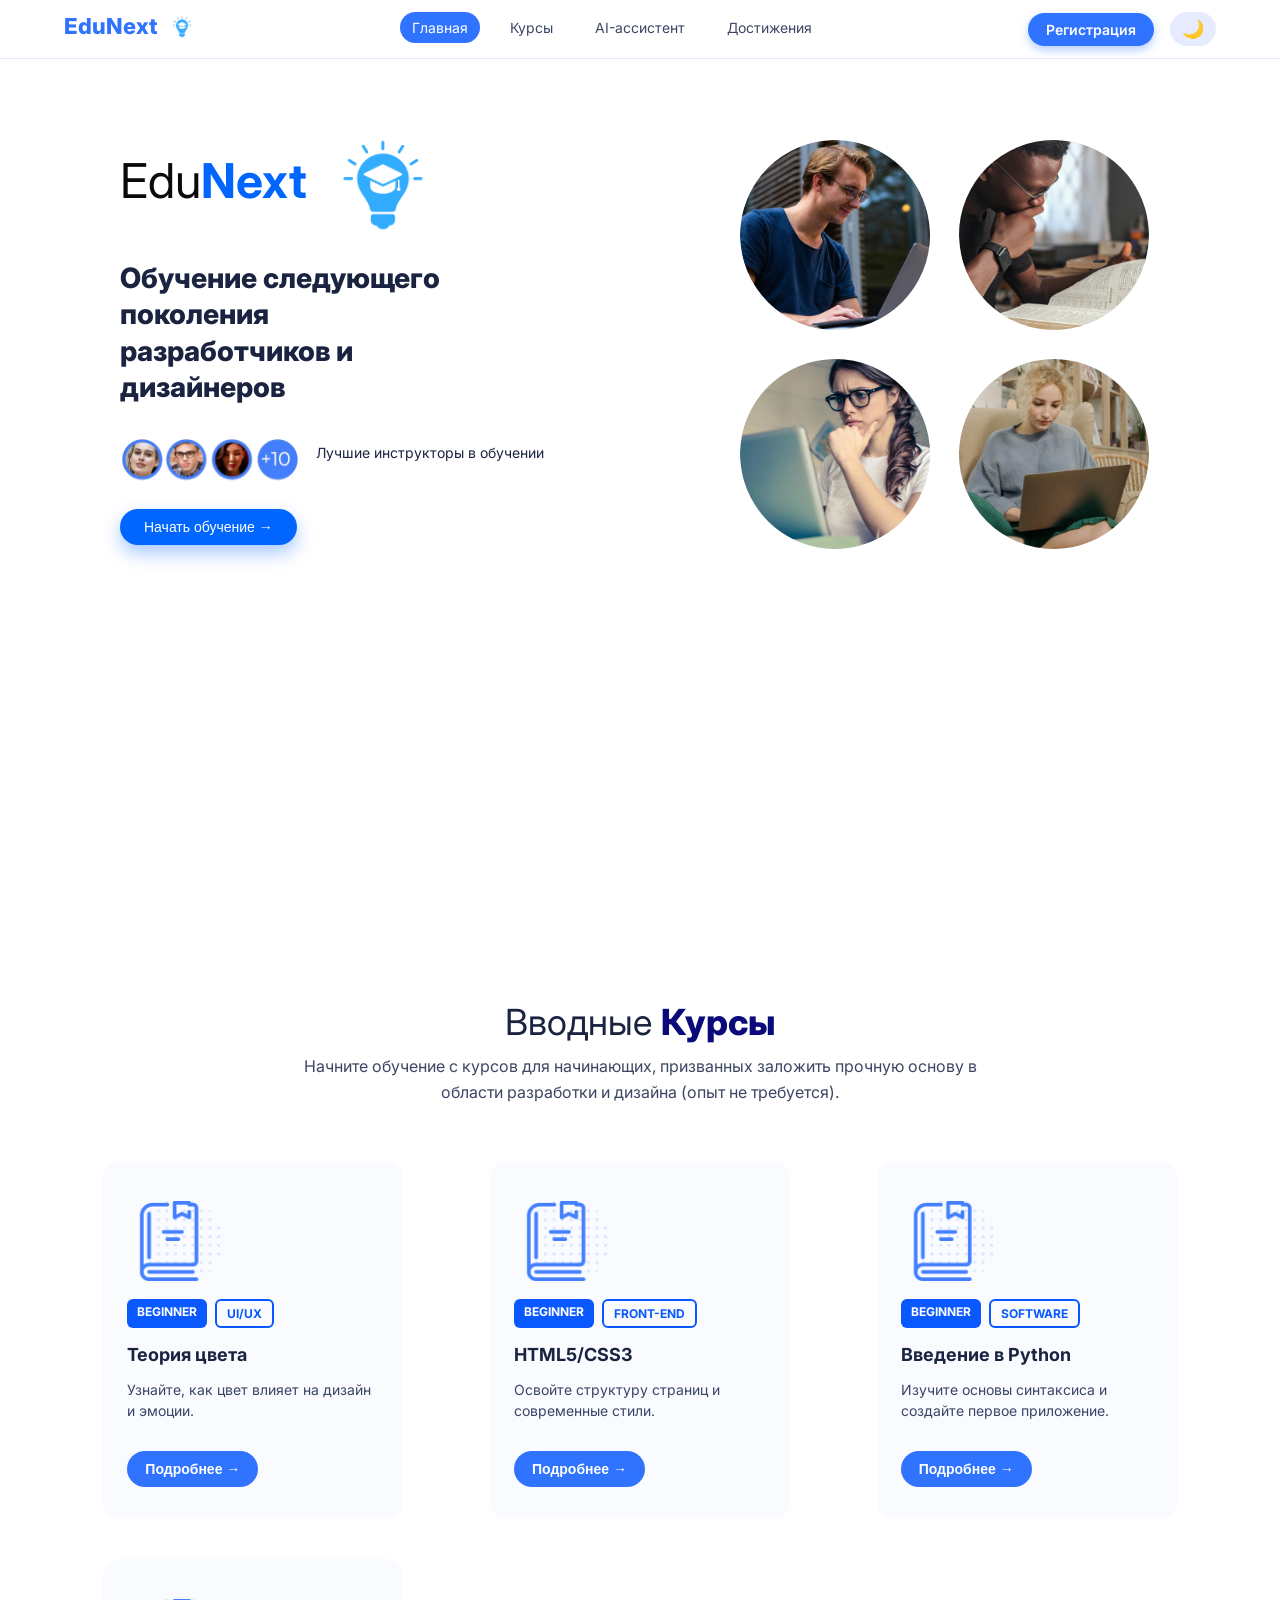
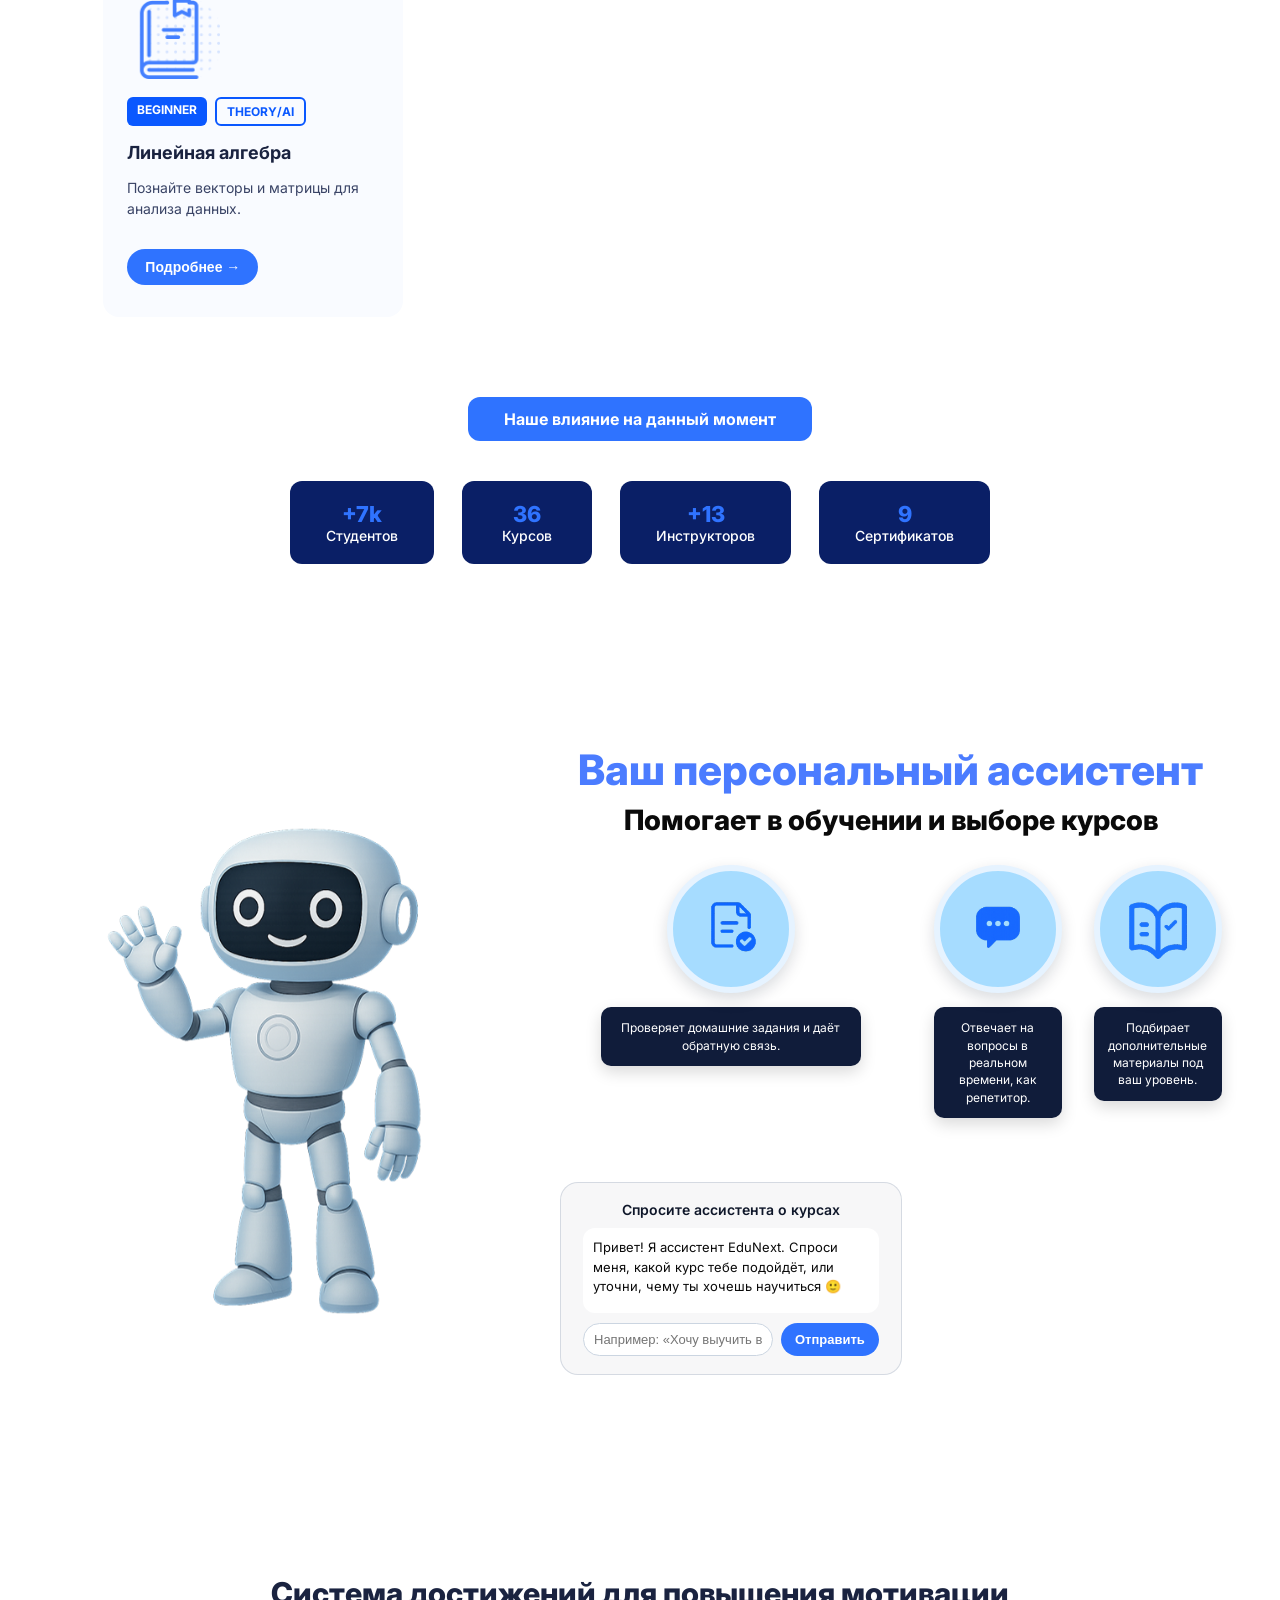
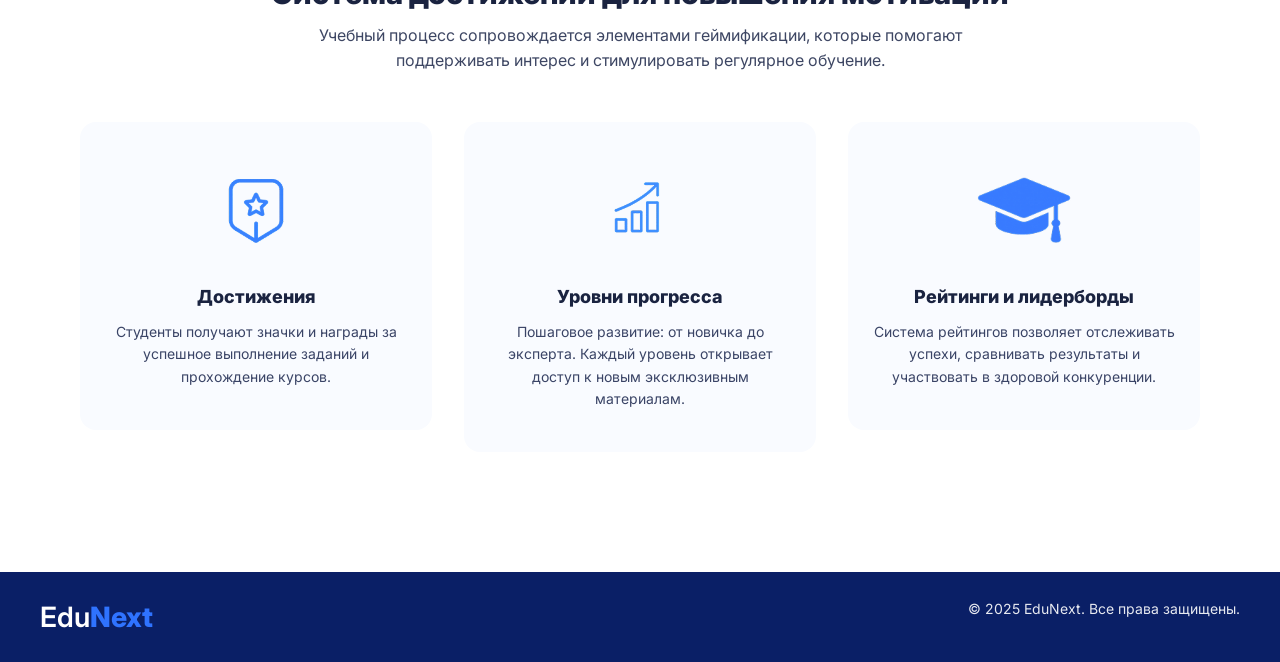
<file: index.html>
<!DOCTYPE html>
<html lang="ru">
<head>
  <meta charset="UTF-8" />
  <meta name="viewport" content="width=device-width, initial-scale=1.0"/>
  <title>EduNext</title>
  <link rel="stylesheet" href="style.css"/>
</head>
<body>

  <!-- ========= ФИКСИРОВАННОЕ МЕНЮ + ТЕМНАЯ ТЕМА ========= -->
  <header class="top-nav">
    <div class="top-nav-inner">
      <div class="top-logo"><span class="top-logo-text">Edu<span>Next</span></span><img src="images/logoheader.png" class="logo-img-big" alt="Logo"></div>

      <nav class="top-menu">
        <a href="#hero" data-link="hero">Главная</a>
        <a href="#courses" data-link="courses">Курсы</a>
        <a href="#assistant" data-link="assistant">AI-ассистент</a>
        <a href="#achievements" data-link="achievements">Достижения</a>
      </nav>

      <div class="top-actions">
        <a href="register.html" class="header-register-btn">Регистрация</a>
        <button id="themeToggle" class="theme-btn">🌙</button>
      </div>
    </div>
  </header>

  <!-- ========= ФРЕЙМ 1: HERO ========= -->
  <section class="hero" id="hero">
    <div class="content">
      <div class="hero-title-with-logo"><h1 class="logo">Edu<span>Next</span></h1><img src="images/logo.png" class="logo-img-hero-big" alt="EduNext Hero Logo"></div>
      <h2 class="headline">Обучение следующего<br>поколения<br>разработчиков и<br>дизайнеров</h2>

      <div class="instructors">
        <img src="images/1frames(2).png" alt="Инструкторы" class="left-img">
        <p class="subtext">Лучшие инструкторы в обучении</p>
      </div>

      <div class="btn-container"><button class="start-btn">Начать обучение →</button></div>
    </div>

    <div class="hero-avatars">
  <img src="images/hero-1.png" class="hero-avatar">
  <img src="images/hero-2.png" class="hero-avatar">
  <img src="images/hero-3.png" class="hero-avatar">
  <img src="images/hero-4.png" class="hero-avatar">
</div>
  </section>

  <!-- ========= ФРЕЙМ 2: КУРСЫ + ВЛИЯНИЕ ========= -->
  <section class="courses" id="courses" data-animate-section>
    <h2 class="section-title">Вводные <span>Курсы</span></h2>
    <p class="section-subtitle">
      Начните обучение с курсов для начинающих, призванных заложить прочную основу
      в области разработки и дизайна (опыт не требуется).
    </p>

    <div class="course-grid">
      <div class="course-card">
        <img src="images/2frames.png" alt="Место для изображения" class="course-img">
        <div class="badge-row"><span class="badge">BEGINNER</span><span class="badge badge-outline">UI/UX</span></div>
        <h3 class="course-title">Теория цвета</h3>
        <p class="course-desc">Узнайте, как цвет влияет на дизайн и эмоции.</p>
        <button class="course-more-btn" data-course="color">Подробнее →</button>
      </div>

      <div class="course-card">
        <img src="images/2frames.png" alt="Место для изображения" class="course-img">
        <div class="badge-row"><span class="badge">BEGINNER</span><span class="badge badge-outline">FRONT-END</span></div>
        <h3 class="course-title">HTML5/CSS3</h3>
        <p class="course-desc">Освойте структуру страниц и современные стили.</p>
        <button class="course-more-btn" data-course="htmlcss">Подробнее →</button>
      </div>

      <div class="course-card">
        <img src="images/2frames.png" alt="Место для изображения" class="course-img">
        <div class="badge-row"><span class="badge">BEGINNER</span><span class="badge badge-outline">SOFTWARE</span></div>
        <h3 class="course-title">Введение в Python</h3>
        <p class="course-desc">Изучите основы синтаксиса и создайте первое приложение.</p>
        <button class="course-more-btn" data-course="python">Подробнее →</button>
      </div>

      <div class="course-card">
        <img src="images/2frames.png" alt="Место для изображения" class="course-img">
        <div class="badge-row"><span class="badge">BEGINNER</span><span class="badge badge-outline">THEORY/AI</span></div>
        <h3 class="course-title">Линейная алгебра</h3>
        <p class="course-desc">Познайте векторы и матрицы для анализа данных.</p>
        <button class="course-more-btn" data-course="linear">Подробнее →</button>
      </div>
    </div>

    <!-- Блок влияния -->
    <div class="impact">
      <div class="impact-header">Наше влияние на данный момент</div>
      <div class="impact-stats">
        <div class="stat"><span class="number">+7k</span><br>Студентов</div>
        <div class="stat"><span class="number">36</span><br>Курсов</div>
        <div class="stat"><span class="number">+13</span><br>Инструкторов</div>
        <div class="stat"><span class="number">9</span><br>Сертификатов</div>
      </div>
    </div>
  </section>

  <!-- ========= ФРЕЙМ 3: AI-Ассистент ========= -->
  <section class="ai" id="assistant" data-animate-section>
    <div class="ai-wrap">
      <img src="images/3frames.png" alt="AI ассистент" class="ai-illustration">

      <div class="ai-content">
        <h2 class="ai-title">Ваш персональный ассистент</h2>
        <h3 class="ai-subtitle">Помогает в обучении и выборе курсов</h3>

        <div class="ai-circles">
          <div class="ai-circle-card">
            <img src="images/3circles-1.png" alt="Иконка 1" class="ai-circle-img">
            <div class="ai-note">Проверяет домашние задания и даёт обратную связь.</div>
          </div>
          <div class="ai-circle-card">
            <img src="images/3circles-2.png" alt="Иконка 2" class="ai-circle-img">
            <div class="ai-note">Отвечает на вопросы в реальном времени, как репетитор.</div>
          </div>
          <div class="ai-circle-card">
            <img src="images/3circles-3.png" alt="Иконка 3" class="ai-circle-img">
            <div class="ai-note">Подбирает дополнительные материалы под ваш уровень.</div>
          </div>
        
        <div class="ai-chat">
          <div class="ai-chat-header">Спросите ассистента о курсах</div>
          <div class="ai-chat-window" id="ai-chat-window">
            <div class="ai-chat-message ai-chat-message-bot">
              Привет! Я ассистент EduNext. Спроси меня, какой курс тебе подойдёт, или уточни, чему ты хочешь научиться 🙂
            </div>
          </div>
          <form class="ai-chat-form" id="ai-chat-form">
            <input type="text" id="ai-chat-input" class="ai-chat-input" placeholder="Например: «Хочу выучить верстку»" autocomplete="off">
            <button type="submit" class="ai-chat-send">Отправить</button>
          </form>
        </div>
</div>
      </div>
    </div>
  </section>

  <!-- ========= ФРЕЙМ 4: ДОСТИЖЕНИЯ ========= -->
  <section class="achievements" id="achievements" data-animate-section>
    <h2 class="ach-title">Система достижений для повышения мотивации</h2>
    <p class="ach-subtitle">
      Учебный процесс сопровождается элементами геймификации, которые помогают
      поддерживать интерес и стимулировать регулярное обучение.
    </p>

    <div class="ach-grid">
      <div class="ach-card">
        <img src="images/4frames-1.png" alt="Достижения" class="ach-img">
        <h3 class="ach-card-title">Достижения</h3>
        <p class="ach-card-text">Студенты получают значки и награды за успешное выполнение заданий и прохождение курсов.</p>
      </div>
      <div class="ach-card">
        <img src="images/4frames-2.png" alt="Уровни прогресса" class="ach-img">
        <h3 class="ach-card-title">Уровни прогресса</h3>
        <p class="ach-card-text">Пошаговое развитие: от новичка до эксперта. Каждый уровень открывает доступ к новым эксклюзивным материалам.</p>
      </div>
      <div class="ach-card">
        <img src="images/4frames-3.png" alt="Рейтинги" class="ach-img">
        <h3 class="ach-card-title">Рейтинги и лидерборды</h3>
        <p class="ach-card-text">Система рейтингов позволяет отслеживать успехи, сравнивать результаты и участвовать в здоровой конкуренции.</p>
      </div>
    </div>
  </section>

  
  <!-- Модальное окно с описанием курсов -->
  <div class="course-modal-overlay" id="course-modal">
    <div class="course-modal">
      <button class="course-modal-close" id="course-modal-close">✕</button>
      <h3 class="course-modal-title" id="course-modal-title"></h3>
      <p class="course-modal-level" id="course-modal-level"></p>
      <h4>Чему вы научитесь:</h4>
      <ul class="course-modal-list" id="course-modal-list"></ul>
    </div>
  </div>

<!-- ========= ФУТЕР ========= -->
  <footer class="footer">
    <div class="footer-inner">
      <div class="brand">Edu<span>Next</span></div>
      <div class="copy">© 2025 EduNext. Все права защищены.</div>
    </div>
  </footer>

  <!-- ========= СКРИПТЫ: ТЁМНАЯ ТЕМА + СКРОЛЛ-АНИМАЦИИ + СКРОЛЛ К КУРСАМ + ACTIVE LINK ========= -->
  <script>
    // Тёмная/светлая тема
    const toggleBtn = document.getElementById("themeToggle");
    const body = document.body;

    if (localStorage.getItem("theme") === "dark") {
      body.classList.add("dark");
      toggleBtn.textContent = "☀️";
    }

    toggleBtn.addEventListener("click", () => {
      body.classList.toggle("dark");
      if (body.classList.contains("dark")) {
        localStorage.setItem("theme", "dark");
        toggleBtn.textContent = "☀️";
      } else {
        localStorage.setItem("theme", "light");
        toggleBtn.textContent = "🌙";
      }
    });

    // Плавный скролл по навигации
    document.querySelectorAll('a[href^="#"]').forEach(link => {
      link.addEventListener("click", function(e){
        e.preventDefault();
        document.querySelector(this.getAttribute("href")).scrollIntoView({
          behavior: "smooth"
        });
      });
    });

    // Плавный скролл от кнопки "Начать обучение" ко второму фрейму
    const startBtn = document.querySelector('.start-btn');
    const coursesSection = document.querySelector('.courses');
    if (startBtn && coursesSection) {
      startBtn.addEventListener('click', (e) => {
        e.preventDefault();
        coursesSection.scrollIntoView({ behavior: 'smooth' });
      });
    }

    // Анимация секций при появлении в зоне видимости
    const observer = new IntersectionObserver((entries, obs) => {
      entries.forEach(entry => {
        if (entry.isIntersecting) {
          entry.target.classList.add('in-view');
          obs.unobserve(entry.target);
        }
      });
    }, { threshold: 0.3 });

    document.querySelectorAll('[data-animate-section]').forEach(section => {
      observer.observe(section);
    });

    // Подсветка активного пункта меню (scroll spy)
    const sections = document.querySelectorAll("section[id]");
    const navLinks = document.querySelectorAll(".top-menu a");

    const spyObserver = new IntersectionObserver((entries) => {
      entries.forEach(entry => {
        if (entry.isIntersecting) {
          const id = entry.target.getAttribute("id");
          navLinks.forEach(link => {
            if (link.getAttribute("data-link") === id) {
              link.classList.add("active");
            } else {
              link.classList.remove("active");
            }
          });
        }
      });
    }, { threshold: 0.5 });

    sections.forEach(sec => spyObserver.observe(sec));
  
    // ---- Модальные окна по курсам ----
    const courseData = {
      color: {
        title: "Теория цвета",
        level: "BEGINNER • UI/UX",
        points: [
          "Поймёте психологию цвета и его влияние на пользователя.",
          "Научитесь подбирать гармоничные цветовые палитры.",
          "Разберётесь с контрастом, акцентами и читаемостью.",
          "Сможете создавать визуально цельные интерфейсы."
        ]
      },
      htmlcss: {
        title: "HTML5 / CSS3",
        level: "BEGINNER • FRONT-END",
        points: [
          "Освоите базовую структуру HTML-документа.",
          "Научитесь верстать адаптивные страницы.",
          "Поймёте, как работать с шрифтами, отступами и сетками.",
          "Создадите свой первый лендинг с нуля."
        ]
      },
      python: {
        title: "Введение в Python",
        level: "BEGINNER • SOFTWARE",
        points: [
          "Разберётесь с синтаксисом языка и базовыми типами данных.",
          "Научитесь писать небольшие скрипты и функции.",
          "Поймёте, как работать с условиями и циклами.",
          "Сделаете своё первое консольное приложение."
        ]
      },
      linear: {
        title: "Линейная алгебра",
        level: "BEGINNER • THEORY / AI",
        points: [
          "Научитесь работать с векторами и матрицами.",
          "Поймёте, что такое линейные преобразования.",
          "Увидите, как линал используется в машинном обучении.",
          "Сформируете базу для дальнейшего изучения Data Science."
        ]
      }
    };

    const modalOverlay = document.getElementById("course-modal");
    const modalTitle = document.getElementById("course-modal-title");
    const modalLevel = document.getElementById("course-modal-level");
    const modalList = document.getElementById("course-modal-list");
    const modalClose = document.getElementById("course-modal-close");

    document.querySelectorAll(".course-more-btn").forEach(btn => {
      btn.addEventListener("click", () => {
        const key = btn.dataset.course;
        const data = courseData[key];
        if (!data) return;

        modalTitle.textContent = data.title;
        modalLevel.textContent = data.level;

        modalList.innerHTML = "";
        data.points.forEach(p => {
          const li = document.createElement("li");
          li.textContent = p;
          modalList.appendChild(li);
        });

        modalOverlay.classList.add("open");
      });
    });

    modalClose.addEventListener("click", () => {
      modalOverlay.classList.remove("open");
    });

    modalOverlay.addEventListener("click", (e) => {
      if (e.target === modalOverlay) {
        modalOverlay.classList.remove("open");
      }
    });

    // ---- Простейший AI-чат ассистента на фронте ----
    const chatForm = document.getElementById("ai-chat-form");
    const chatInput = document.getElementById("ai-chat-input");
    const chatWindow = document.getElementById("ai-chat-window");

    function addMessage(text, from = "bot") {
      if (!chatWindow) return;
      const div = document.createElement("div");
      div.classList.add("ai-chat-message");
      div.classList.add(from === "user" ? "ai-chat-message-user" : "ai-chat-message-bot");
      div.textContent = text;
      chatWindow.appendChild(div);
      chatWindow.scrollTop = chatWindow.scrollHeight;
    }

    
    function getBotReply(message) {
      const msg = message.toLowerCase();

      // Курс по верстке
      if (msg.includes("html") || msg.includes("css") || msg.includes("верстк")) {
        return "Для старта с верстки подойдёт курс по HTML/CSS. На нём вы научитесь собирать адаптивные лендинги и понимать структуру сайта.";
      }

      // Курс по Python
      if (msg.includes("python") || msg.includes("питон")) {
        return "Курс по Python поможет вам освоить базовый синтаксис, условия, циклы и работу с данными — хороший фундамент для backend и анализа данных.";
      }

      // Теория цвета и дизайн
      if (msg.includes("цвет") || msg.includes("ui") || msg.includes("дизайн")) {
        return "Курс по теории цвета и UI подойдёт, если вы хотите делать красивые интерфейсы и понимать, как цвет влияет на восприятие.";
      }

      // Линейная алгебра
      if (msg.includes("алгебр") || msg.includes("линейн") || msg.includes("линал")) {
        return "Линейная алгебра нужна всем, кто планирует заниматься анализом данных и AI. Курс даст базу по векторам, матрицам и преобразованиям.";
      }

      // Вопросы про выбор курса и старт
      if (msg.includes("какой курс") || msg.includes("с чего начать") || msg.includes("новичок")) {
        return "Если вы новичок, начните с базового курса HTML/CSS или теории цвета — так вы быстро увидите результат и поймёте, что вам ближе.";
      }

      // Достижения, значки, награды
      if (msg.includes("достижен") || msg.includes("значк") || msg.includes("награ")) {
        return "Система достижений выдаёт вам значки и награды за выполненные задания и прохождение модулей. Это помогает отслеживать прогресс и даёт приятное чувство движения вперёд.";
      }

      // Уровни прогресса
      if (msg.includes("уровн") || msg.includes("прогресс") || msg.includes("ступен")) {
        return "Уровни прогресса строятся от новичка до эксперта. С каждым уровнем вы открываете доступ к новым материалам и заданиям повышенной сложности — это по сути ваша внутренняя прокачка в системе.";
      }

      // Рейтинги и лидерборды
      if (msg.includes("рейтинг") || msg.includes("лидерборд") || msg.includes("таблица лидеров") || msg.includes("соревнов")) {
        return "Рейтинги и лидерборды позволяют сравнивать свои результаты с другими студентами. Они не про давление, а про здоровую конкуренцию и дополнительную мотивацию не бросать обучение.";
      }

      // Геймификация / мотивация
      if (msg.includes("мотивац") || msg.includes("геймификац") || msg.includes("интерес")) {
        return "Мы добавили элементы геймификации: значки, уровни, рейтинги и прогресс. Всё это помогает держать интерес к обучению и регулярно возвращаться к занятиям.";
      }

      return "Я могу подсказать по курсам (HTML/CSS, Python, теория цвета, линейная алгебра), а также рассказать про систему достижений, уровни прогресса и рейтинги. Расскажите, что именно вас интересует.";
    }


    if (chatForm && chatInput) {
      chatForm.addEventListener("submit", (e) => {
        e.preventDefault();
        const value = chatInput.value.trim();
        if (!value) return;
        addMessage(value, "user");
        const reply = getBotReply(value);
        setTimeout(() => addMessage(reply, "bot"), 300);
        chatInput.value = "";
      });
    }
</script>

</body>
</html>
</file>
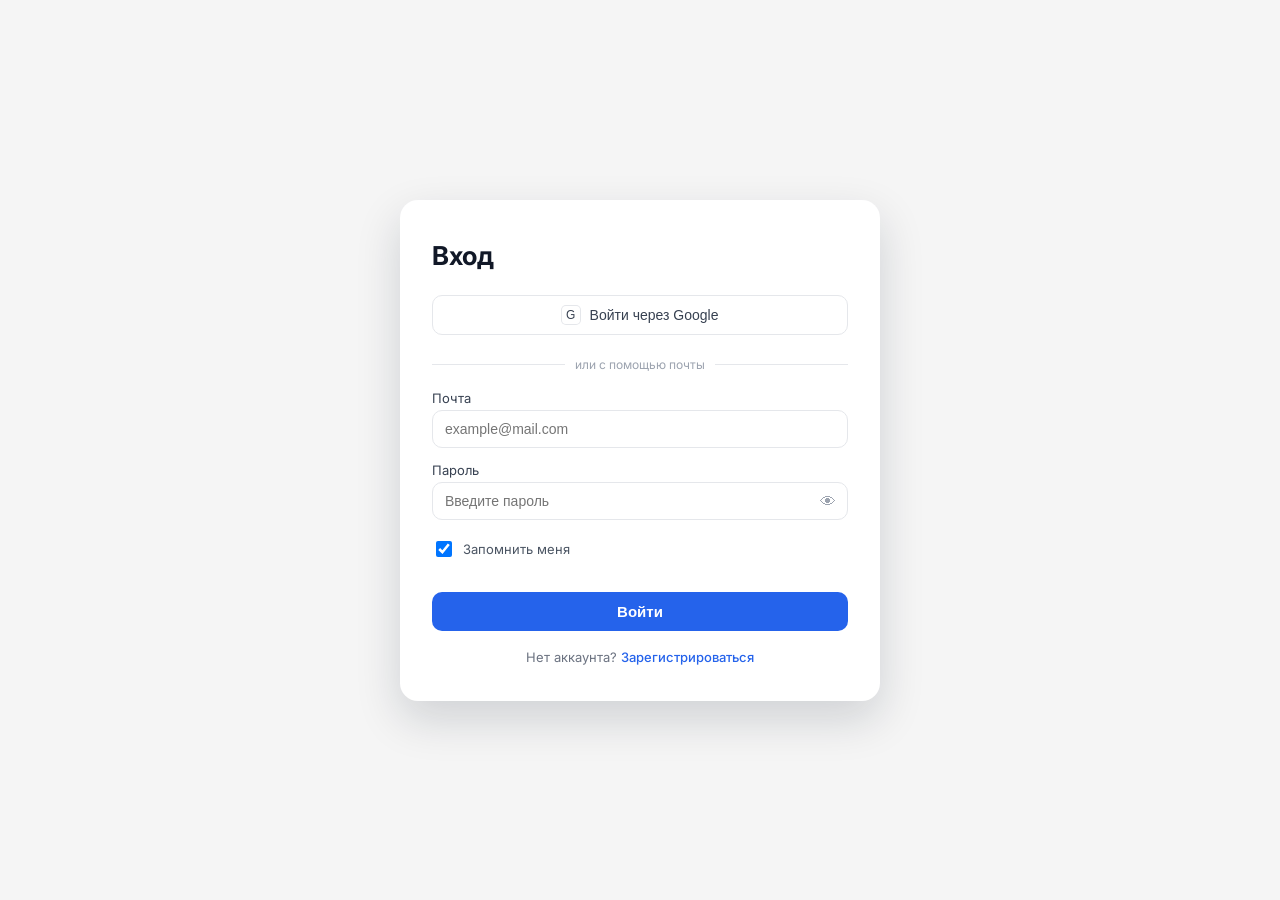
<file: login.html>
<!DOCTYPE html>
<html lang="ru">
<head>
  <meta charset="UTF-8" />
  <meta name="viewport" content="width=device-width, initial-scale=1.0"/>
  <title>Вход | EduNext</title>
  <link rel="stylesheet" href="style.css"/>
</head>
<body class="auth-page">

  <div class="auth-wrapper">
    <h1 class="auth-title">Вход</h1>

    <button class="auth-google-btn" type="button">
      <span class="google-icon">G</span>
      <span>Войти через Google</span>
    </button>

    <div class="auth-divider">или с помощью почты</div>

    <form class="auth-form" action="#" method="post">
      <div>
        <label class="auth-label" for="email">Почта</label>
        <input class="auth-input" type="email" id="email" name="email" placeholder="example@mail.com" required />
      </div>

      <div>
        <label class="auth-label" for="password">Пароль</label>
        <div class="auth-input-wrap">
          <input class="auth-input" type="password" id="password" name="password" placeholder="Введите пароль" required />
          <span class="auth-eye">👁</span>
        </div>
      </div>

      <label class="auth-remember">
        <input type="checkbox" name="remember" checked />
        <span>Запомнить меня</span>
      </label>

      <button class="auth-submit" type="submit">Войти</button>
    </form>

    <div class="auth-bottom">
      Нет аккаунта?
      <a href="register.html">Зарегистрироваться</a>
    </div>
  </div>

</body>
</html>
</file>
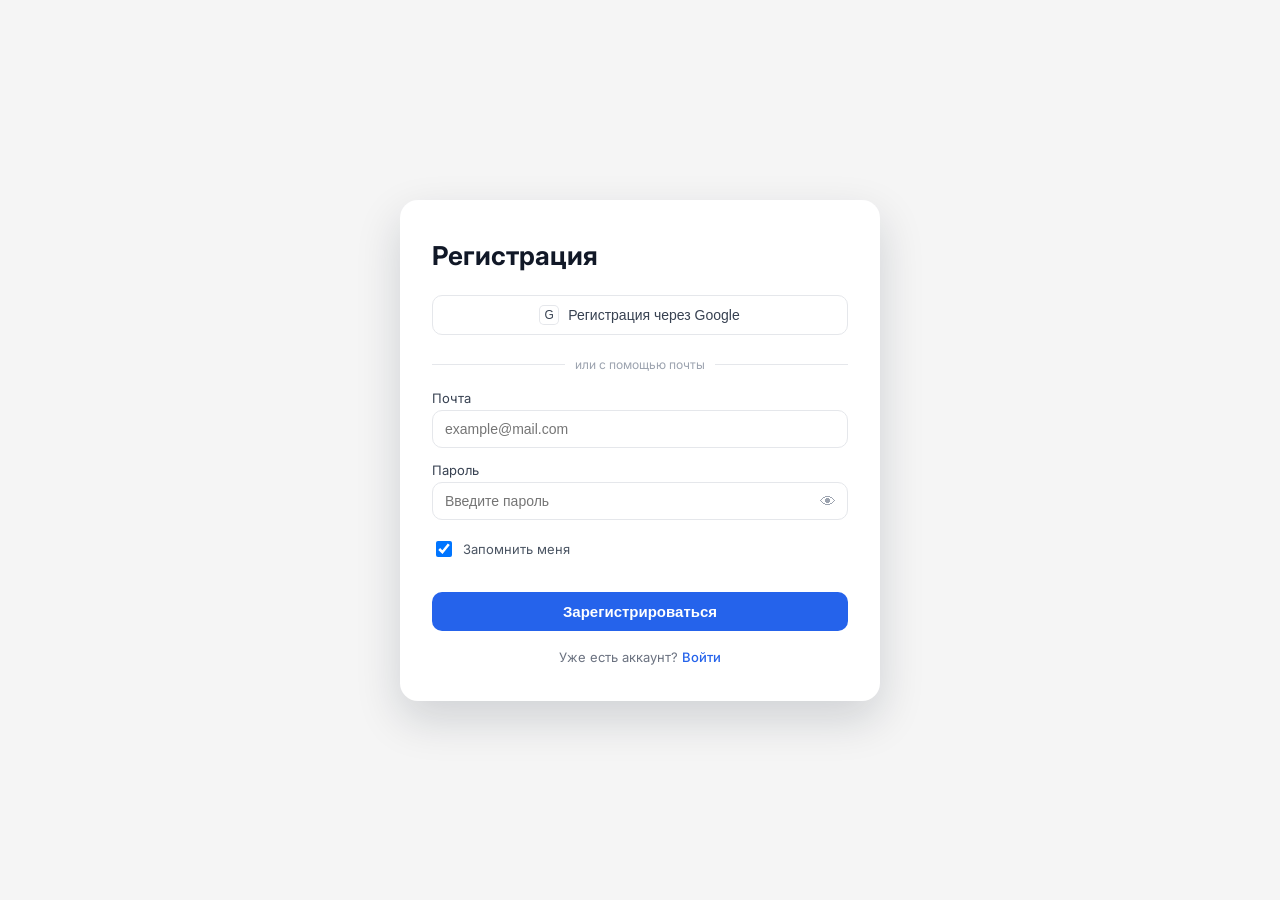
<file: register.html>
<!DOCTYPE html>
<html lang="ru">
<head>
  <meta charset="UTF-8" />
  <meta name="viewport" content="width=device-width, initial-scale=1.0"/>
  <title>Регистрация | EduNext</title>
  <link rel="stylesheet" href="style.css"/>
</head>
<body class="auth-page">

  <div class="auth-wrapper">
    <h1 class="auth-title">Регистрация</h1>

    <button class="auth-google-btn" type="button">
      <span class="google-icon">G</span>
      <span>Регистрация через Google</span>
    </button>

    <div class="auth-divider">или с помощью почты</div>

    <form class="auth-form" action="#" method="post">
      <div>
        <label class="auth-label" for="email">Почта</label>
        <input class="auth-input" type="email" id="email" name="email" placeholder="example@mail.com" required />
      </div>

      <div>
        <label class="auth-label" for="password">Пароль</label>
        <div class="auth-input-wrap">
          <input class="auth-input" type="password" id="password" name="password" placeholder="Введите пароль" required />
          <span class="auth-eye">👁</span>
        </div>
      </div>

      <label class="auth-remember">
        <input type="checkbox" name="remember" checked />
        <span>Запомнить меня</span>
      </label>

      <button class="auth-submit" type="submit">Зарегистрироваться</button>
    </form>

    <div class="auth-bottom">
      Уже есть аккаунт?
      <a href="login.html">Войти</a>
    </div>
  </div>

</body>
</html>
</file>
<file: style.css>
@import url('https://fonts.googleapis.com/css2?family=Inter:wght@400;600;700;800&display=swap');

* { box-sizing: border-box; }
body { margin: 0; font-family: "Inter", system-ui, -apple-system, Segoe UI, Roboto, Arial, sans-serif; background: #ffffff; color: #0a0a0a; transition: background 0.25s ease, color 0.25s ease; }

/* ---------- DARK MODE ---------- */
body.dark { background:#050814; color:#e4e9ff; }
body.dark .hero { background: radial-gradient(circle at top left, #1a2448 0, #050814 55%); }
body.dark .courses,
body.dark .ai,
body.dark .achievements { background:#050814; }
body.dark .section-title,
body.dark .ach-title { color:#f0f3ff; }
body.dark .section-subtitle,
body.dark .ach-subtitle,
body.dark .course-desc,
body.dark .ach-card-text { color:#b8c1ff; }
body.dark .course-card,
body.dark .ach-card { background:#0e1330; box-shadow: 0 18px 40px rgba(0,0,0,0.6); }
body.dark .impact-header { background:#335dff; }
body.dark .impact { color:#e4e9ff; }
body.dark .stat { background:#0e1330; }
body.dark .footer { background:#050814; border-top:1px solid #1a1f3f; }
body.dark .top-nav { background:rgba(5,8,20,0.88); border-bottom:1px solid #1a1f3f; }
body.dark .top-menu a { color:#c7d2ff; }
body.dark .top-menu a:hover,
body.dark .top-menu a.active { background:#335dff; color:#fff; }
body.dark .top-logo { color:#f0f3ff; }
body.dark .theme-btn { background:#1a2348; color:#ffd66b; }
body.dark .brand span { color:#4b7cff; }
body.dark .copy { color:#a5b0ff; }

/* ---------- FIXED MENU ---------- */
.top-nav {
  position:fixed;
  top:0; left:0; right:0;
  z-index:1000;
  background:rgba(255,255,255,0.92);
  backdrop-filter:blur(14px);
  border-bottom:1px solid #e3e6ff;
}
.top-nav-inner {
  max-width:1200px;
  margin:0 auto;
  padding:12px 24px;
  display:flex;
  align-items:flex-start;
  justify-content:space-between;
  gap:24px;
}
.top-logo { font-size:22px; font-weight:800; color:#0a0a0a; }
.top-logo span { color:#2f73ff; }

.top-menu { display:flex; gap:18px; font-size:14px; }
.top-menu a {
  text-decoration:none;
  color:#3d4663;
  padding:7px 12px;
  border-radius:999px;
  transition:0.2s ease;
}
.top-menu a:hover {
  background:#2f73ff;
  color:#fff;
}
.top-menu a.active {
  background:#2f73ff;
  color:#fff;
}

.theme-btn {
  font-size:18px;
  background:#e6ebff;
  border:none;
  border-radius:999px;
  padding:6px 12px;
  cursor:pointer;
  transition:0.2s ease;
}
.theme-btn:hover { transform:scale(1.1); }

/* ---------- HERO (анимируется сразу при загрузке) ---------- */
.hero {
  display:flex;
  justify-content:space-between;
  align-items:flex-start;
  min-height:100vh;
  padding:140px 120px 80px; /* отступ сверху под меню */
  gap:40px;
  background:#ffffff;
}
.content { max-width:600px; animation: fadeInLeft 0.9s ease-out both; }
.logo { font-size:48px; font-weight:400; color:#0a0a0a; margin:0 0 40px; }
.logo span { color:#0066ff; font-weight:700; }
.headline { font-size:28px; font-weight:800; line-height:1.3; color:#1a2340; margin:0 0 24px; }
.instructors { display:flex; align-items:flex-start; gap:16px; margin:0 0 28px; }
.left-img { width:180px; height:auto; display:block; animation: fadeInScale 0.8s ease-out 0.3s both; }
.subtext { font-size:14px; color:#1a2340; }
.btn-container { margin-top:12px; }
.start-btn {
  background:#0066ff;
  color:#fff;
  border:none;
  border-radius:25px;
  padding:10px 24px;
  font-size:14px;
  cursor:pointer;
  transition:background .2s ease, transform .2s ease, box-shadow .2s ease;
  box-shadow:0 8px 18px rgba(0,102,255,0.35);
}
.start-btn:hover { background:#004bcc; transform:translateY(-2px); box-shadow:0 12px 26px rgba(0,102,255,0.42); }
.right-img { width:420px; height:auto; border-radius:20px; display:block; animation: fadeInRight 0.9s ease-out 0.2s both; }

/* ---------- Ключевые анимации ---------- */
@keyframes fadeUp {
  from { opacity:0; transform:translateY(20px); }
  to { opacity:1; transform:translateY(0); }
}
@keyframes fadeInScale {
  from { opacity:0; transform:scale(0.9); }
  to { opacity:1; transform:scale(1); }
}
@keyframes fadeInRight {
  from { opacity:0; transform:translateX(30px); }
  to { opacity:1; transform:translateX(0); }
}
@keyframes fadeInLeft {
  from { opacity:0; transform:translateX(-30px); }
  to { opacity:1; transform:translateX(0); }
}

/* ---------- Базовое состояние секций для скролл-анимаций ---------- */
[data-animate-section] {
  opacity:0;
  transform:translateY(40px);
  transition:opacity 0.6s ease-out, transform 0.6s ease-out;
}
[data-animate-section].in-view {
  opacity:1;
  transform:translateY(0);
}

/* ---------- КУРСЫ ---------- */
.courses { text-align:center; padding:100px 80px; background:#ffffff; }
.section-title { font-size:36px; font-weight:400; color:#1a2340; margin:0 0 10px; }
.section-title span { font-weight:800; color:#0a0a7a; }
.section-subtitle { font-size:16px; color:#3d4663; max-width:720px; margin:0 auto 56px; line-height:1.6; }

.course-grid {
  display:grid;
  grid-template-columns:repeat(auto-fit, minmax(260px, 1fr));
  gap:40px;
  justify-items:center;
}
.course-card {
  background:#f9fbff;
  border-radius:16px;
  padding:40px 24px 32px;
  max-width:300px;
  text-align:left;
  transition:transform .3s ease, box-shadow .3s ease, opacity .3s ease;
  opacity:0;
}
.courses.in-view .course-card { animation: fadeUp 0.8s ease-out forwards; }
.courses.in-view .course-card:nth-child(1) { animation-delay:0.1s; }
.courses.in-view .course-card:nth-child(2) { animation-delay:0.2s; }
.courses.in-view .course-card:nth-child(3) { animation-delay:0.3s; }
.courses.in-view .course-card:nth-child(4) { animation-delay:0.4s; }
.course-card:hover {
  transform:translateY(-5px);
  box-shadow:0 10px 20px rgba(0, 0, 0, 0.08);
}
.course-img {
  display:block;
  height:80px;
  width:auto;
  object-fit:contain;
  margin:0 0 18px 8px;
  transform:translateX(-6px);
}
.badge-row { display:flex; flex-wrap:wrap; gap:8px; margin-bottom:16px; }
.badge {
  font-size:12px;
  font-weight:700;
  color:#fff;
  background:#0a58ff;
  padding:5px 10px;
  border-radius:6px;
}
.badge-outline { background:transparent; border:2px solid #0a58ff; color:#0a58ff; }
.course-title { font-size:18px; font-weight:700; color:#1a2340; margin:10px 0; }
.course-desc { font-size:14px; color:#3a4466; line-height:1.5; }

/* --- Наше влияние --- */
.impact { margin-top:80px; text-align:center; }
.impact-header {
  display:inline-block;
  background:#2f73ff;
  color:#fff;
  padding:12px 36px;
  border-radius:12px;
  font-weight:700;
  margin-bottom:40px;
}
.impact-stats {
  display:flex;
  justify-content:center;
  gap:28px;
  flex-wrap:wrap;
}
.stat {
  background:#0a1f66;
  color:#fff;
  padding:20px 36px;
  border-radius:12px;
  font-size:14px;
  text-align:center;
  font-weight:500;
  min-width:130px;
  opacity:0;
}
.courses.in-view .stat { animation: fadeUp 0.7s ease-out forwards; }
.courses.in-view .stat:nth-child(1) { animation-delay:0.3s; }
.courses.in-view .stat:nth-child(2) { animation-delay:0.4s; }
.courses.in-view .stat:nth-child(3) { animation-delay:0.5s; }
.courses.in-view .stat:nth-child(4) { animation-delay:0.6s; }
.number { font-size:22px; font-weight:800; color:#2f73ff; }

/* ---------- AI-Ассистент ---------- */
.ai { padding:80px 80px 120px; background:#ffffff; }
.ai-wrap {
  display:grid;
  grid-template-columns:420px 1fr;
  gap:60px;
  align-items:flex-start;
}
.ai-illustration {
  width:100%;
  max-width:420px;
  height:auto;
  object-fit:contain;
  display:block;
  opacity:0;
}
.ai-content { text-align:center; opacity:0; display:flex; flex-direction:column; align-items:center; }
.ai.in-view .ai-illustration { animation: fadeInLeft 0.9s ease-out forwards; }
.ai.in-view .ai-content { animation: fadeInRight 0.9s ease-out 0.15s forwards; }

.ai-title { font-size:42px; margin:0 0 8px; color:#4b7cff; font-weight:800; }
.ai-subtitle { font-size:28px; margin:0 0 28px; color:#0a0a0a; font-weight:800; }

.ai-circles {
  display:grid;
  grid-template-columns:repeat(3, 1fr);
  gap:32px;
  justify-items:center;
}
.ai-circle-card {
  display:flex;
  flex-direction:column;
  align-items:center;
  gap:14px;
}
.ai-circle-img {
  width:128px;
  height:128px;
  border-radius:50%;
  background:#a6dcff;
  border:6px solid #e6f3ff;
  object-fit:cover;
  box-shadow:0 6px 16px rgba(10, 17, 38, 0.15);
  opacity:0;
}
.ai.in-view .ai-circle-card:nth-child(1) .ai-circle-img { animation: fadeInScale 0.8s ease-out 0.2s forwards; }
.ai.in-view .ai-circle-card:nth-child(2) .ai-circle-img { animation: fadeInScale 0.8s ease-out 0.35s forwards; }
.ai.in-view .ai-circle-card:nth-child(3) .ai-circle-img { animation: fadeInScale 0.8s ease-out 0.5s forwards; }
.ai-note {
  max-width:260px;
  background:#101c3a;
  color:#ffffff;
  font-size:12px;
  line-height:1.45;
  padding:12px 14px;
  border-radius:10px;
  box-shadow:0 6px 16px rgba(0,0,0,0.15);
}

/* ---------- Достижения ---------- */
.achievements { padding:80px 80px 120px; text-align:center; background:#ffffff; }
.ach-title {
  font-size:30px;
  font-weight:800;
  color:#1a2340;
  margin:0 0 12px;
  opacity:0;
}
.ach-subtitle {
  font-size:16px;
  color:#3d4663;
  max-width:720px;
  margin:0 auto 48px;
  line-height:1.6;
  opacity:0;
}
.ach-grid {
  display:grid;
  grid-template-columns:repeat(3, 1fr);
  gap:32px;
  align-items:start;
}
.ach-card {
  background:#f9fbff;
  border-radius:16px;
  padding:28px 22px;
  text-align:center;
  opacity:0;
}
.achievements.in-view .ach-title { animation: fadeUp 0.8s ease-out forwards; }
.achievements.in-view .ach-subtitle { animation: fadeUp 0.9s ease-out 0.1s forwards; }
.achievements.in-view .ach-card { animation: fadeUp 0.8s ease-out forwards; }
.achievements.in-view .ach-card:nth-child(1) { animation-delay:0.2s; }
.achievements.in-view .ach-card:nth-child(2) { animation-delay:0.35s; }
.achievements.in-view .ach-card:nth-child(3) { animation-delay:0.5s; }
.ach-img {
  display:block;
  margin:0 auto 16px;
  width:100%;
  max-width:120px;
  height:auto;
  object-fit:contain;
}
.ach-card-title { font-size:18px; font-weight:800; color:#1a2340; margin:0 0 8px; }
.ach-card-text { font-size:14px; color:#3a4466; line-height:1.6; }

/* ---------- Футер ---------- */
.footer { background:#0a1f66; color:#ffffff; padding:28px 24px; }
.footer-inner {
  max-width:1200px;
  margin:0 auto;
  display:flex;
  align-items:flex-start;
  justify-content:space-between;
  gap:16px;
}
.brand { font-size:28px; font-weight:600; }
.brand span { color:#2f73ff; font-weight:800; }
.copy { opacity:.9; font-size:14px; }

/* ---------- Адаптив ---------- */
@media (max-width: 1100px) {
  .hero {
    padding:120px 32px 56px;
    flex-direction:column;
  }
  .right-img { width:340px; }
  .courses { padding:56px 24px; }
  .ai { padding:56px 24px 80px; }
  .ai-wrap { grid-template-columns:1fr; }
  .achievements { padding:56px 24px 80px; }
  .ach-grid { grid-template-columns:1fr; gap:20px; }
  .footer-inner { flex-direction:column; align-items:flex-start; }
  .top-nav-inner { padding:10px 16px; }
  .top-menu { gap:10px; font-size:13px; }
}

@media (max-width: 700px) {
  .hero { padding:110px 20px 56px; }
  .headline { font-size:22px; }
  .top-menu { display:none; } /* можно позже сделать бургер-меню */
}
.hero-avatars {
  width: 420px;
  height: 420px;
  display: grid;
  grid-template-columns: 1fr 1fr;
  grid-template-rows: 1fr 1fr;
  gap: 18px;
  animation: fadeInRight 0.9s ease-out 0.2s both;
}

.hero-avatar {
  width: 190px;
  height: 190px;
  border-radius: 50%;
  object-fit: cover;
  background: #ddd;
}


.course-more-btn {
  margin-top: 16px;
  padding: 10px 18px;
  border-radius: 999px;
  border: none;
  background: #2f73ff;
  color: #fff;
  font-size: 14px;
  font-weight: 600;
  cursor: pointer;
  transition: 0.2s ease;
}
.course-more-btn:hover {
  background: #2457c5;
  transform: translateY(-2px);
}



/* Модальное окно с описанием курса */
.course-modal-overlay {
  position: fixed;
  inset: 0;
  background: rgba(3, 8, 31, 0.55);
  display: none;
  align-items: center;
  justify-content: center;
  z-index: 9999;
}

.course-modal-overlay.open {
  display: flex;
}

.course-modal {
  background: #ffffff;
  border-radius: 20px;
  max-width: 520px;
  width: 90%;
  padding: 24px 26px 26px;
  box-shadow: 0 18px 45px rgba(15, 23, 42, 0.25);
  position: relative;
}

body.dark .course-modal {
  background: #0b1220;
  color: #e5e7ff;
  box-shadow: 0 18px 45px rgba(15, 23, 42, 0.8);
}

.course-modal-close {
  position: absolute;
  top: 14px;
  right: 14px;
  border: none;
  background: transparent;
  font-size: 18px;
  cursor: pointer;
  color: #64748b;
}

.course-modal-title {
  font-size: 22px;
  font-weight: 800;
  margin-bottom: 6px;
}

.course-modal-level {
  font-size: 13px;
  text-transform: uppercase;
  letter-spacing: 0.08em;
  color: #64748b;
  margin-bottom: 14px;
}

.course-modal h4 {
  font-size: 15px;
  margin-bottom: 8px;
}

.course-modal-list {
  padding-left: 18px;
  font-size: 14px;
  line-height: 1.6;
}



/* Мини-чат AI-ассистента */
.ai-chat {
  margin-top: 32px;
  padding: 18px 22px 18px;
  border-radius: 18px;
  background: rgba(15, 23, 42, 0.03);
  border: 1px solid rgba(148, 163, 184, 0.35);
  max-width: 480px;
  width: 100%;
  margin-left: auto;
  margin-right: auto;
}

body.dark .ai-chat {
  background: rgba(15, 23, 42, 0.7);
  border-color: rgba(148, 163, 184, 0.5);
}

.ai-chat-header {
  font-size: 14px;
  font-weight: 600;
  margin-bottom: 10px;
  color: #0f172a;
}

body.dark .ai-chat-header {
  color: #e5e7eb;
}

.ai-chat-window {
  background: #ffffff;
  border-radius: 12px;
  padding: 10px 10px;
  max-height: 200px;
  overflow-y: auto;
  margin-bottom: 10px;
  font-size: 13px;
}

body.dark .ai-chat-window {
  background: #020617;
  color: #e5e7eb;
}

.ai-chat-message {
  margin-bottom: 6px;
  line-height: 1.5;
}

.ai-chat-message-bot {
  text-align: left;
}

.ai-chat-message-user {
  text-align: right;
  font-weight: 500;
}

.ai-chat-form {
  display: flex;
  gap: 8px;
}

.ai-chat-input {
  flex: 1;
  padding: 8px 10px;
  border-radius: 999px;
  border: 1px solid #cbd5e1;
  font-size: 13px;
}

body.dark .ai-chat-input {
  background: #020617;
  border-color: #475569;
  color: #e5e7eb;
}

.ai-chat-send {
  padding: 8px 14px;
  border-radius: 999px;
  border: none;
  background: #2f73ff;
  color: #ffffff;
  font-size: 13px;
  font-weight: 600;
  cursor: pointer;
  transition: 0.2s ease;
}

.ai-chat-send:hover {
  background: #2457c5;
  transform: translateY(-1px);
}


/* ---------- HEADER ACTIONS & REGISTER BUTTON ---------- */
.top-actions {
  display:flex;
  align-items:center;
  gap:16px;
}

.header-register-btn {
  text-decoration:none;
  font-size:14px;
  font-weight:600;
  padding:8px 18px;
  border-radius:999px;
  background:#2f73ff;
  color:#ffffff;
  box-shadow:0 4px 10px rgba(47,115,255,0.35);
  transition:background 0.2s ease, transform 0.2s ease, box-shadow 0.2s ease;
}

.header-register-btn:hover {
  background:#386dff;
  transform:translateY(-1px);
  box-shadow:0 6px 16px rgba(47,115,255,0.45);
}

body.dark .header-register-btn {
  background:#335dff;
  box-shadow:0 4px 14px rgba(0,0,0,0.5);
}

/* ---------- AUTH (REGISTER / LOGIN) PAGE ---------- */
.auth-page {
  min-height:100vh;
  margin:0;
  display:flex;
  align-items:center;
  justify-content:center;
  background:#f5f5f5;
  font-family:"Inter", system-ui, -apple-system, BlinkMacSystemFont, "Segoe UI", sans-serif;
}

.auth-wrapper {
  width:100%;
  max-width:480px;
  padding:40px 32px 36px;
  background:#ffffff;
  border-radius:18px;
  box-shadow:0 18px 45px rgba(15, 23, 42, 0.16);
}

.auth-title {
  margin:0 0 24px;
  font-size:26px;
  font-weight:700;
  color:#111827;
}

/* Google button */
.auth-google-btn {
  width:100%;
  display:flex;
  align-items:center;
  justify-content:center;
  gap:10px;
  padding:10px 14px;
  border-radius:10px;
  border:1px solid #e5e7eb;
  background:#ffffff;
  font-size:14px;
  font-weight:500;
  color:#374151;
  cursor:pointer;
  transition:background 0.15s ease, box-shadow 0.15s ease, transform 0.15s ease;
}

.auth-google-btn span.google-icon {
  width:18px;
  height:18px;
  border-radius:4px;
  background:#fff;
  box-shadow:0 0 0 1px #e5e7eb;
  display:inline-flex;
  align-items:center;
  justify-content:center;
  font-size:12px;
}

.auth-google-btn:hover {
  background:#f9fafb;
  box-shadow:0 2px 10px rgba(148,163,184,0.5);
  transform:translateY(-0.5px);
}

/* Divider */
.auth-divider {
  display:flex;
  align-items:center;
  gap:10px;
  margin:22px 0 18px;
  font-size:12px;
  color:#9ca3af;
}

.auth-divider::before,
.auth-divider::after {
  content:"";
  flex:1;
  height:1px;
  background:#e5e7eb;
}

/* Form */
.auth-form {
  display:flex;
  flex-direction:column;
  gap:14px;
}

.auth-label {
  font-size:13px;
  color:#374151;
  margin-bottom:4px;
  display:block;
}

.auth-input-wrap {
  position:relative;
}

.auth-input {
  width:100%;
  padding:10px 12px;
  padding-right:40px;
  border-radius:10px;
  border:1px solid #e5e7eb;
  font-size:14px;
  outline:none;
  transition:border-color 0.15s ease, box-shadow 0.15s ease;
}

.auth-input:focus {
  border-color:#2563eb;
  box-shadow:0 0 0 1px rgba(37,99,235,0.25);
}

/* Eye icon placeholder */
.auth-eye {
  position:absolute;
  right:12px;
  top:50%;
  transform:translateY(-50%);
  font-size:16px;
  color:#9ca3af;
}

.auth-remember {
  display:flex;
  align-items:center;
  gap:8px;
  margin-top:4px;
  font-size:13px;
  color:#4b5563;
}

.auth-remember input[type="checkbox"] {
  width:16px;
  height:16px;
}

/* Submit button */
.auth-submit {
  margin-top:18px;
  width:100%;
  padding:11px 16px;
  border:none;
  border-radius:10px;
  background:#2563eb;
  color:#ffffff;
  font-size:15px;
  font-weight:600;
  cursor:pointer;
  transition:background 0.15s ease, box-shadow 0.15s ease, transform 0.15s ease;
}

.auth-submit:hover {
  background:#1d4ed8;
  box-shadow:0 8px 20px rgba(37,99,235,0.35);
  transform:translateY(-1px);
}

/* Bottom text */
.auth-bottom {
  margin-top:18px;
  text-align:center;
  font-size:13px;
  color:#6b7280;
}

.auth-bottom a {
  color:#2563eb;
  text-decoration:none;
  font-weight:500;
}

.auth-bottom a:hover {
  text-decoration:underline;
}

@media (max-width:600px) {
  .auth-wrapper {
    margin:24px;
    padding:28px 22px 26px;
  }
  .auth-title {
    font-size:22px;
  }
}


/* ---------- LOGO IMAGES ---------- */
.top-logo {
  display:flex;
  align-items:center;
  gap:10px;
}

.logo-img {
  width:28px;
  height:28px;
  object-fit:contain;
}

.hero-title-with-logo {
  display:flex;
  align-items:center;
  gap:16px;
}

.logo-img-hero {
  width:56px;
  height:56px;
  object-fit:contain;
}


/* BIG LOGO UPDATE */
.logo-img-big {
    width: 90px;
    height: 90px;
    object-fit: contain;
    position: relative;
    top: 4px;
}

.logo-img-hero-big {
    width: 90px;
    height: 90px;
    object-fit: contain;
    position: relative;
    top: -10px;
}

/* === Pixel-perfect logo sizes based on Figma === */
.logo-img-big {
  width: 28px;
  height: 28px;
  object-fit: contain;
  position: relative;
  top: 2px;
}

.logo-img-hero-big {
  width: 32px;
  height: 32px;
  object-fit: contain;
  position: relative;
  top: -10px;
}


/* === HERO BIG PERPENDICULAR LOGO === */
.logo-img-hero-big {
    width: 120px;      /* Large big logo */
    height: 120px;
    object-fit: contain;
    transform: rotate(0deg); /* ready for perpendicular if needed */
    position: relative;
    top: -10px;
}


.top-logo span {
    color: #2f73ff;
}


/* HEADER BRAND TEXT COLORS */
.top-logo-text {
  font-size:22px;
  font-weight:800;
  color:#0a0a0a;
}

.top-logo-text span {
  color:#2f73ff;
}
</file>
